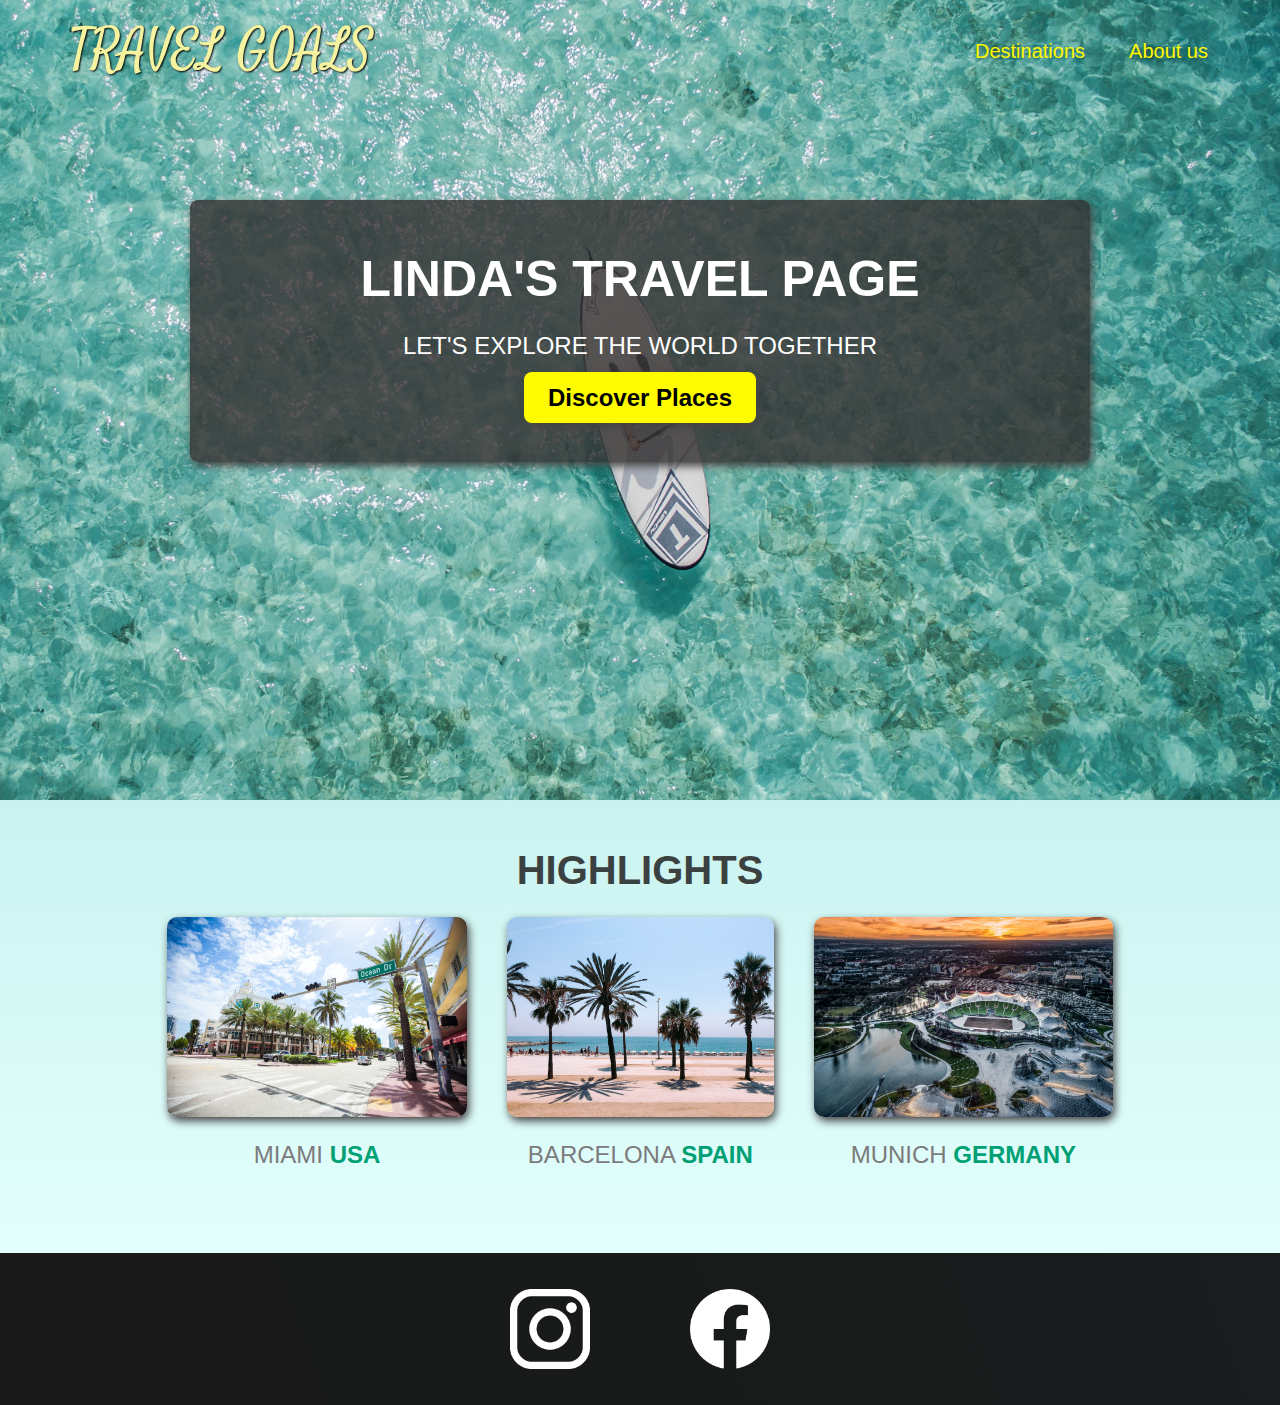
<file: index.html>
<!DOCTYPE html>
<html lang="en">
  <head>
    <meta charset="UTF-8" />
    <link
      href="https://fonts.googleapis.com/css?family=Tangerine"
      rel="stylesheet"
    />
    <link
      href="https://fonts.googleapis.com/css?family=Satisfy"
      rel="stylesheet"
    />
    <link rel="stylesheet" href="shared.css" />
    <link rel="stylesheet" href="styles.css" />
    <title>Travel Goals</title>
  </head>
  <body>
    <header>
      <div id="page-logo">
        <a href="index.html"> Travel Goals</a>
      </div>
      <nav>
        <ul>
          <li><a href="./places.html"> Destinations </a></li>
          <li><a href="./about.html">About us</a></li>
        </ul>
      </nav>
    </header>
    <main>
      <section id="hero">
        <div id="hero-content">
          <h1>Linda's travel page</h1>
          <p>Let's explore the world together</p>
          <a href="places.html"> Discover Places </a>
        </div>
      </section>
      <section id="highlights">
        <h2>Highlights</h2>
        <ul id="destinations">
          <li class="destination">
            <img
              src="./images/places/miami.jpg"
              alt="Miami Street on a sunny day"
            />
            <p>Miami <strong> USA </strong></p>
          </li>
          <li class="destination">
            <img src="./images/places/barcelona.jpg" alt="barcelona beach" />
            <p>Barcelona <strong> Spain </strong></p>
          </li>
          <li class="destination">
            <img src="./images/places/munich.jpg" alt="munich stadium" />
            <p>Munich <strong> Germany </strong></p>
          </li>
        </ul>
      </section>
    </main>
    <footer>
        <ul>
            <li> 
                <a href="https://www.instagram.com">
                    <img src="./images/icons/insta.png" alt="Instgram Logo"></a>
            </li>
            <li> 
                <a href="https://www.facebook.com">
                    <img src="./images/icons/facebook.png" alt="facebook logo"></a>
        </ul>
    </footer>
  </body>
</html>
</file>
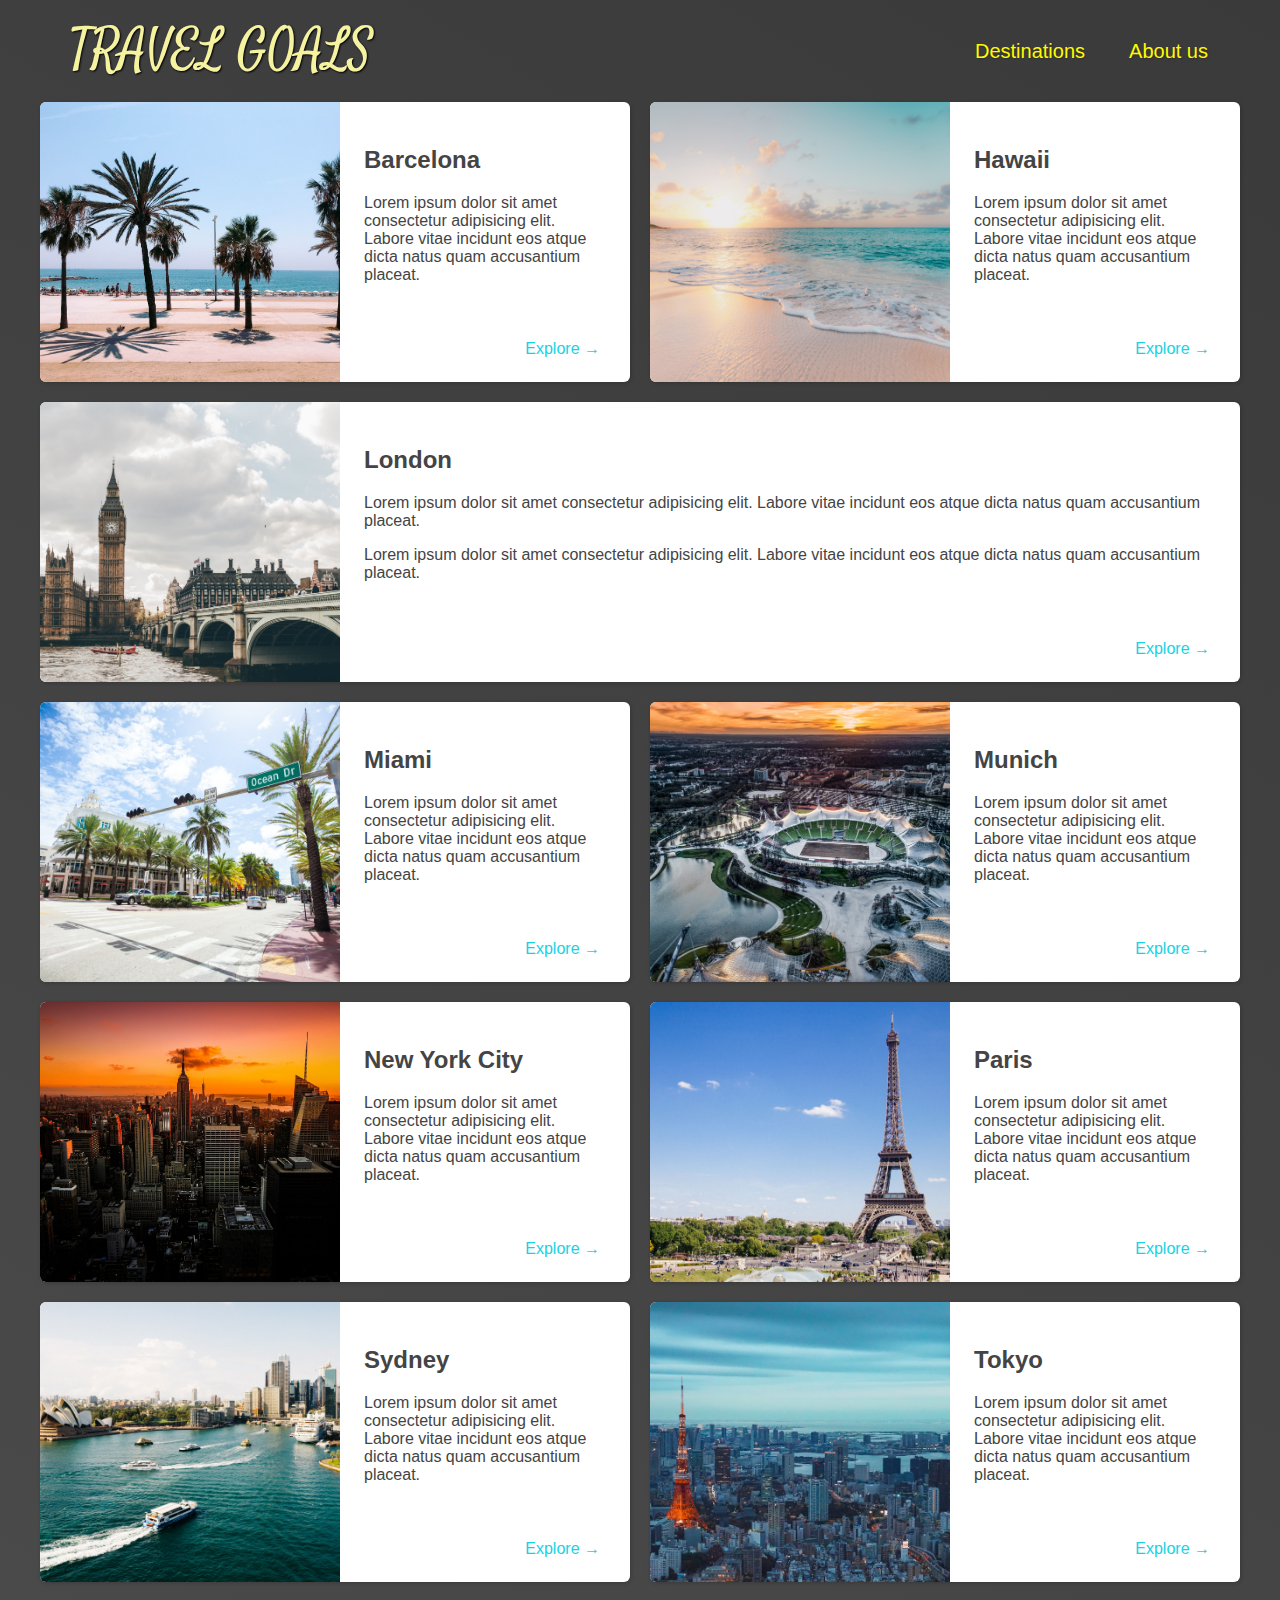
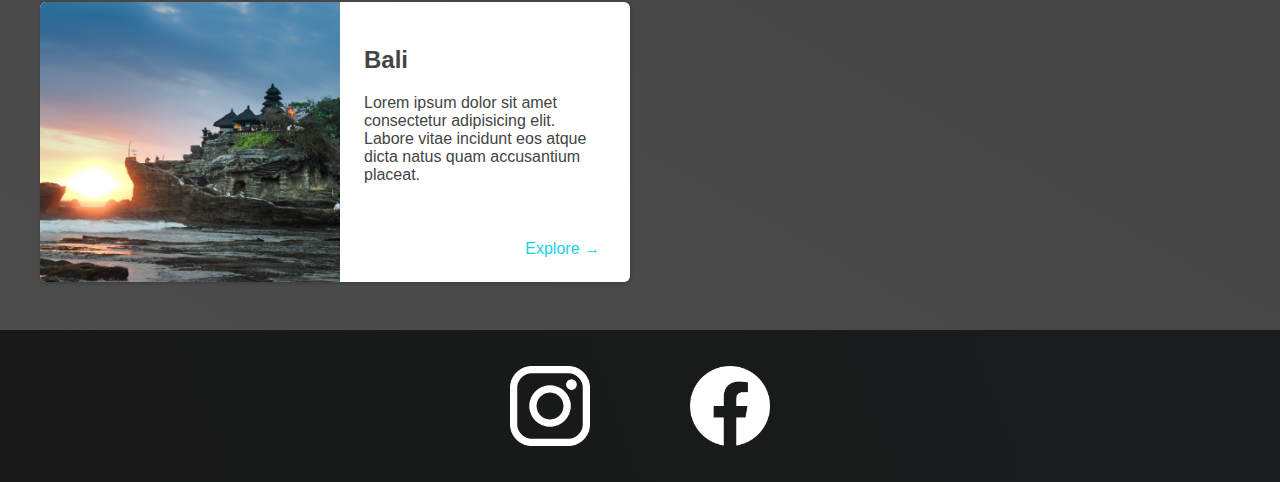
<file: places.html>
<!DOCTYPE html>
<html lang="en">
  <head>
    <meta charset="UTF-8" />
    <link
      href="https://fonts.googleapis.com/css?family=Tangerine"
      rel="stylesheet"
    />
    <link
      href="https://fonts.googleapis.com/css?family=Satisfy"
      rel="stylesheet"
    />
    <link rel="stylesheet" href="shared.css" />
    <link rel="stylesheet" href="places.css" />
    <title>Travel Goals</title>
  </head>
  <body>
    <header>
      <div id="page-logo">
        <a href="index.html"> Travel Goals</a>
      </div>
      <nav>
        <ul>
          <li><a href="./places.html"> Destinations </a></li>
          <li><a href="./about.html">About us</a></li>
        </ul>
      </nav>
    </header>
    <main> 
        <ul>
            <li>
              <img src="images/places/barcelona.jpg" alt="City of Barcelona" />
              <div class="item-content">
                <div>
                  <h2>Barcelona</h2>
                  <p>
                    Lorem ipsum dolor sit amet consectetur adipisicing elit. Labore
                    vitae incidunt eos atque dicta natus quam accusantium placeat.
                  </p>
                </div>
                <div class="actions">
                  <a href="https://en.wikipedia.org/wiki/Barcelona">Explore &#x2192</a>
                </div>
              </div>
            </li>
            <li>
              <img src="images/places/hawaii.jpg" alt="Hawaii beach" />
              <div class="item-content">
                <div>
                  <h2>Hawaii</h2>
                  <p>
                    Lorem ipsum dolor sit amet consectetur adipisicing elit. Labore
                    vitae incidunt eos atque dicta natus quam accusantium placeat.
                  </p>
                </div>
                <div class="actions">
                  <a href="hhttps://en.wikipedia.org/wiki/Hawaii">Explore &#x2192</a>
                </div>
              </div>
            </li>
            <li>
              <img src="images/places/london.jpg" alt="London city" />
              <div class="item-content">
                <div>
                  <h2>London</h2>
                  <p>
                    Lorem ipsum dolor sit amet consectetur adipisicing elit. Labore
                    vitae incidunt eos atque dicta natus quam accusantium placeat.
                  </p>
                  <p>
                    Lorem ipsum dolor sit amet consectetur adipisicing elit. Labore
                    vitae incidunt eos atque dicta natus quam accusantium placeat.
                  </p>
                </div>
                <div class="actions">
                  <a href="https://en.wikipedia.org/wiki/London">Explore &#x2192</a>
                </div>
              </div>
            </li>
            <li>
              <img src="images/places/miami.jpg" alt="Miami streets" />
              <div class="item-content">
                <div>
                  <h2>Miami</h2>
                  <p>
                    Lorem ipsum dolor sit amet consectetur adipisicing elit. Labore
                    vitae incidunt eos atque dicta natus quam accusantium placeat.
                  </p>
                </div>
                <div class="actions">
                  <a href="https://en.wikipedia.org/wiki/Miami">Explore &#x2192</a>
                </div>
              </div>
            </li>
            <li>
              <img src="images/places/munich.jpg" alt="Munich football stadium" />
              <div class="item-content">
                <div>
                  <h2>Munich</h2>
                  <p>
                    Lorem ipsum dolor sit amet consectetur adipisicing elit. Labore
                    vitae incidunt eos atque dicta natus quam accusantium placeat.
                  </p>
                </div>
                <div class="actions">
                  <a href="https://en.wikipedia.org/wiki/Munich">Explore &#x2192</a>
                </div>
              </div>
            </li>
            <li>
              <img src="images/places/new-york-city.jpg" alt="New York City skyline" />
              <div class="item-content">
                <div>
                  <h2>New York City</h2>
                  <p>
                    Lorem ipsum dolor sit amet consectetur adipisicing elit. Labore
                    vitae incidunt eos atque dicta natus quam accusantium placeat.
                  </p>
                </div>
                <div class="actions">
                  <a href="https://en.wikipedia.org/wiki/New_York_City"
                    >Explore &#x2192</a
                  >
                </div>
              </div>
            </li>
            <li>
              <img src="images/places/paris.jpg" alt="Paris city" />
              <div class="item-content">
                <div>
                  <h2>Paris</h2>
                  <p>
                    Lorem ipsum dolor sit amet consectetur adipisicing elit. Labore
                    vitae incidunt eos atque dicta natus quam accusantium placeat.
                  </p>
                </div>
                <div class="actions">
                  <a href="https://en.wikipedia.org/wiki/Paris">Explore &#x2192</a>
                </div>
              </div>
            </li>
            <li>
              <img src="images/places/sydney.jpg" alt="Sydney beach" />
              <div class="item-content">
                <div>
                  <h2>Sydney</h2>
                  <p>
                    Lorem ipsum dolor sit amet consectetur adipisicing elit. Labore
                    vitae incidunt eos atque dicta natus quam accusantium placeat.
                  </p>
                </div>
                <div class="actions">
                  <a href="https://en.wikipedia.org/wiki/Sydney">Explore &#x2192</a>
                </div>
              </div>
            </li>
            <li>
              <img src="images/places/tokyo.jpg" alt="Tokyo skyline" />
              <div class="item-content">
                <div>
                  <h2>Tokyo</h2>
                  <p>
                    Lorem ipsum dolor sit amet consectetur adipisicing elit. Labore
                    vitae incidunt eos atque dicta natus quam accusantium placeat.
                  </p>
                </div>
                <div class="actions">
                  <a href="https://en.wikipedia.org/wiki/Tokyo">Explore &#x2192</a>
                </div>
              </div>
            </li>
            <li>
              <img src="images/places/bali.jpg" alt="Bali beach" />
              <div class="item-content">
                <div>
                  <h2>Bali</h2>
                  <p>
                    Lorem ipsum dolor sit amet consectetur adipisicing elit. Labore
                    vitae incidunt eos atque dicta natus quam accusantium placeat.
                  </p>
                </div>
                <div class="actions">
                  <a href="https://en.wikipedia.org/wiki/Bali">Explore &#x2192</a>
                </div>
              </div>
            </li>
          </ul>
    </main>
    <footer>
        <ul>
            <li> 
                <a href="https://www.instagram.com">
                    <img src="./images/icons/insta.png" alt="Instgram Logo"></a>
            </li>
            <li> 
                <a href="https://www.facebook.com">
                    <img src="./images/icons/facebook.png" alt="facebook logo"></a>
        </ul>
    </footer>
  </body>
</html>
</file>
<file: shared.css>
body {
    font-family: "quicksand", sans-serif;
    margin: 0;
}


header {
    display: flex;
    justify-content:space-between;
    align-items: center;
    padding: 15px 60px;
    position: absolute; 
    width:100%;
    top: 0;
    left: 0;
    box-sizing: border-box; 
}

#page-logo a {
    padding: 10px;
    font-family: "Satisfy", sans-serif;
    color: rgb(245,243,160);
    font-size: 50px;
    text-decoration:none;
    text-transform: uppercase;
    text-shadow: 1px 1px 2px rgb(0,0,0);
}

header ul {
    display: flex;
}

header li {
    margin-left: 20px
}

header a {
    color: rgb(255,250,0);
    text-decoration: none;
    font-size: 20px;
    padding: 12px;
    text-shadow: 1px 1px 2px rgb(0,0,0,0.2);
    border-radius: 6px;
}

header a:hover {
    color: rgb(22, 20, 20);
}

ul {
    list-style: none;
    margin: 0;
    padding: 0;
}

footer {
    background: linear-gradient(70deg, rgb(24,24,24), rgb(25,29,29));
    padding:36px;
}

footer ul {
    display: flex;
    justify-content: center;
}

footer li {
    width: 80px;
    height: 80px;
    margin: 0 50px;
}

footer img {
    width: 100%;
    height: 100%;
}
</file>
<file: styles.css>
#hero {
    height: 800px; 
    background-image: url("./images/places/ocean.jpg");
    background-position: center;
    background-size: cover;
}


#hero-content {
    width: 900px;
    background-color: rgb(51,47,47,0.8);
    box-shadow: 2px 4px 8px rgb(68,67,67);
    border-radius: 8px;
    text-align:center;
    padding: 50px 0;
    margin: 0 auto; 
    position: relative;
    top: 200px;
}

#hero-content h1 {
    color: white;
    text-transform: uppercase;
    font-size: 50px;
    font-family: "Raleway", sans-serif;
    margin: 0;
}

#hero-content p{
    color: white;
    text-transform: uppercase;
    font-size: 24px;
    font-weight: 300;
}

#hero-content a {
    text-decoration: none;
    background-color: rgb(255,251,0);
    padding: 12px 24px; 
    color: black;
    font-size: 24px;
    font-weight: bold;
    border-radius: 8px;
    box-shadow: 2px 4px 8px rgb(68,67,67);
}

#highlights {
    padding: 24px;
    background: linear-gradient(0deg, rgb(227,255,253), rgb(202,243,240));
}

#destinations {
    display: flex;
    width: 90%;
    margin: auto;
    margin-bottom: 40px;
    justify-content: center;
}

#highlights h2 {
    text-transform: uppercase;
    text-align: center;
    font-size: 40px;
    color: rgb(59,65,64);
    margin: 24px 0;
    font-family:Verdana, Geneva, Tahoma, sans-serif;
}

.destination {
    margin: 0 20px; 
    text-transform: uppercase;
}

#hero-content a:hover {
    background-color: rgb(255,238,0);
}

.destination p {
    text-align:center;
    font-size: 24px;
    color: rgb(124,123,123);
    margin: 20px 0;
}

.destination img {
    height: 200px;
    width: 100%;
    box-shadow: 2px 4px 8px rgb(68,67,67);
    border-radius: 10px;
    object-fit: cover;
}

.destination strong {
    color: rgb(0,160,117);
}
</file>
<file: places.css>
body {
    background: linear-gradient(30deg, rgb(77,77,77), rgb(58,58,58));
    color: rgb(68,68,68);
}

header {
    position: static;
}

main ul {
    width: 1200px;
    margin: 0 auto 48px auto;
    display: grid;
    grid-template-columns: 1fr 1fr;
    gap: 20px 20px;
}

li:nth-of-type(3) {
    grid-column: 1 / span 2;
}

main li {
    display: flex;
    background-color: white;
    box-shadow: 1px 1px 4px rgba(0,0,0,0.2);
    border-radius: 6px;
    overflow: hidden; 
}

main li img {
    width: 300px;
    height: 280px;
    object-fit: cover;
}

.item-content {
    padding: 24px;
    display: flex;
    flex-direction: column;
    justify-content: space-between;
}

.actions {
    text-align: right;
}

.actions a {
    text-decoration: none;
    padding: 6px;
    color: rgb(22,211,228);
    border-radius: 5px;
}

.actions a:hover {
    background-color: rgb(235,253,255);
}
</file>
